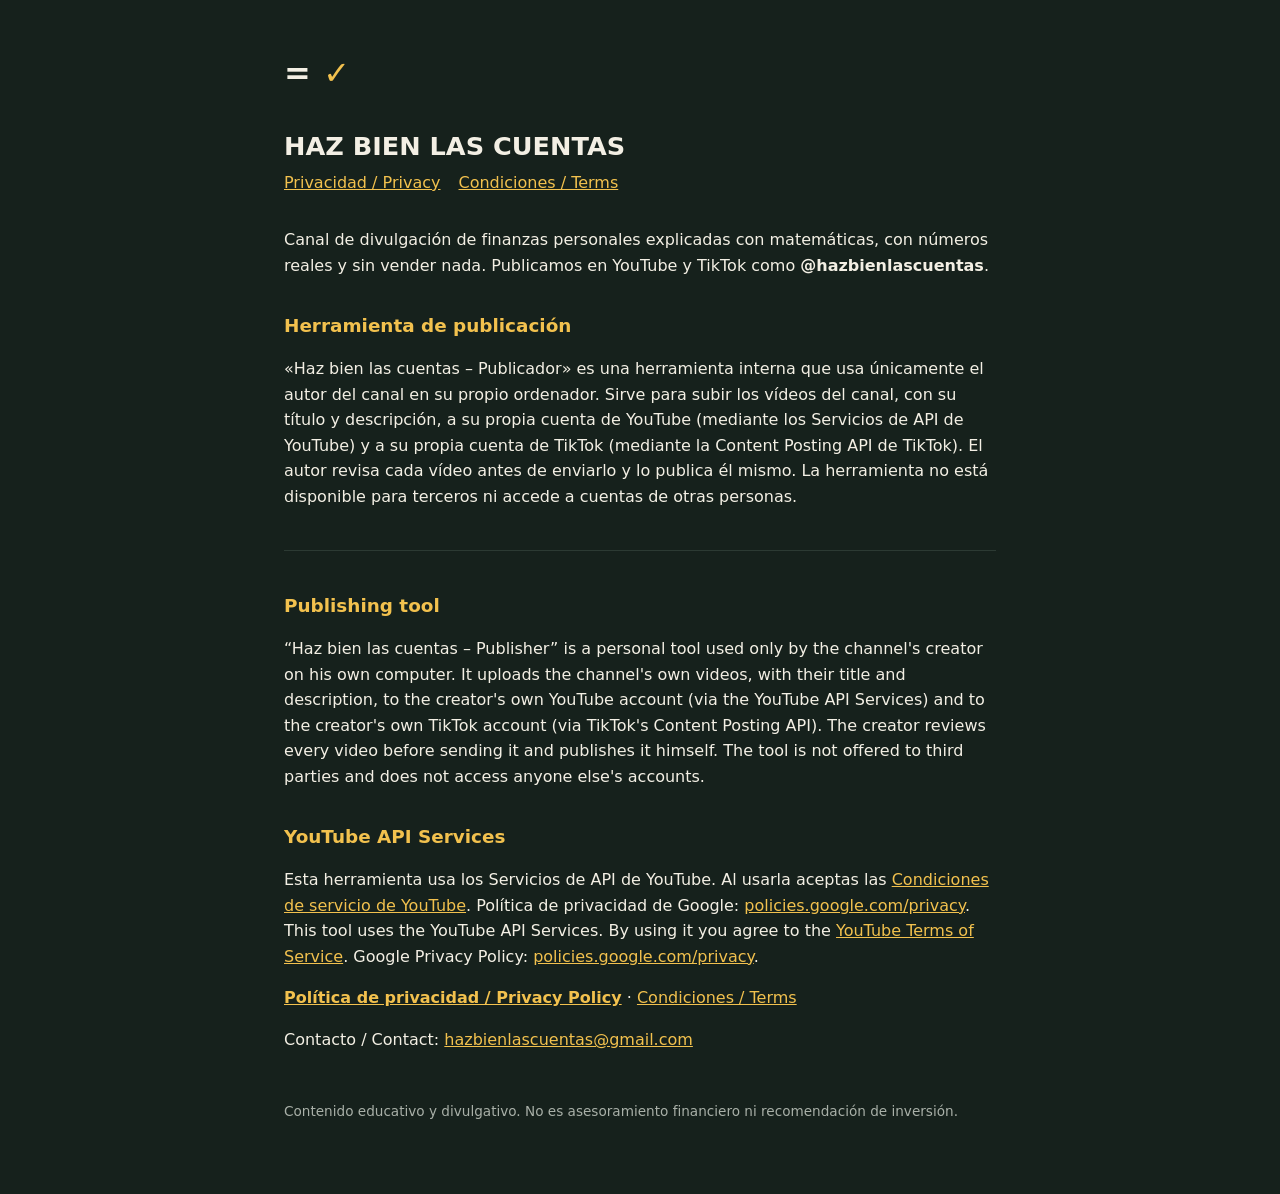
<file: index.html>
<!DOCTYPE html>
<html lang="es">
<head>
<meta charset="utf-8">
<meta name="viewport" content="width=device-width, initial-scale=1">
<title>Haz bien las cuentas</title>
<meta name="description" content="Finanzas personales explicadas con matemáticas. Personal finance explained with maths.">
<link rel="stylesheet" href="estilo.css">
</head>
<body>
<main>
<header><span class="marca">= <span class="tic">✓</span></span></header>
<h1>Haz bien las cuentas</h1>
<nav><a href="privacidad.html">Privacidad / Privacy</a><a href="condiciones.html">Condiciones / Terms</a></nav>

<p>Canal de divulgación de finanzas personales explicadas con matemáticas, con números reales y sin vender nada. Publicamos en YouTube y TikTok como <strong>@hazbienlascuentas</strong>.</p>

<h2>Herramienta de publicación</h2>
<p>«Haz bien las cuentas – Publicador» es una herramienta interna que usa únicamente el autor del canal en su propio ordenador. Sirve para subir los vídeos del canal, con su título y descripción, a su propia cuenta de YouTube (mediante los Servicios de API de YouTube) y a su propia cuenta de TikTok (mediante la Content Posting API de TikTok). El autor revisa cada vídeo antes de enviarlo y lo publica él mismo. La herramienta no está disponible para terceros ni accede a cuentas de otras personas.</p>

<hr>

<h2>Publishing tool</h2>
<p>“Haz bien las cuentas – Publisher” is a personal tool used only by the channel's creator on his own computer. It uploads the channel's own videos, with their title and description, to the creator's own YouTube account (via the YouTube API Services) and to the creator's own TikTok account (via TikTok's Content Posting API). The creator reviews every video before sending it and publishes it himself. The tool is not offered to third parties and does not access anyone else's accounts.</p>

<h2>YouTube API Services</h2>
<p>Esta herramienta usa los Servicios de API de YouTube. Al usarla aceptas las <a href="https://www.youtube.com/t/terms">Condiciones de servicio de YouTube</a>. Política de privacidad de Google: <a href="https://policies.google.com/privacy">policies.google.com/privacy</a>.<br>
This tool uses the YouTube API Services. By using it you agree to the <a href="https://www.youtube.com/t/terms">YouTube Terms of Service</a>. Google Privacy Policy: <a href="https://policies.google.com/privacy">policies.google.com/privacy</a>.</p>
<p><a href="privacidad.html"><strong>Política de privacidad / Privacy Policy</strong></a> · <a href="condiciones.html">Condiciones / Terms</a></p>

<p>Contacto / Contact: <a href="mailto:hazbienlascuentas@gmail.com">hazbienlascuentas@gmail.com</a></p>

<footer>Contenido educativo y divulgativo. No es asesoramiento financiero ni recomendación de inversión.</footer>
</main>
</body>
</html>
</file>
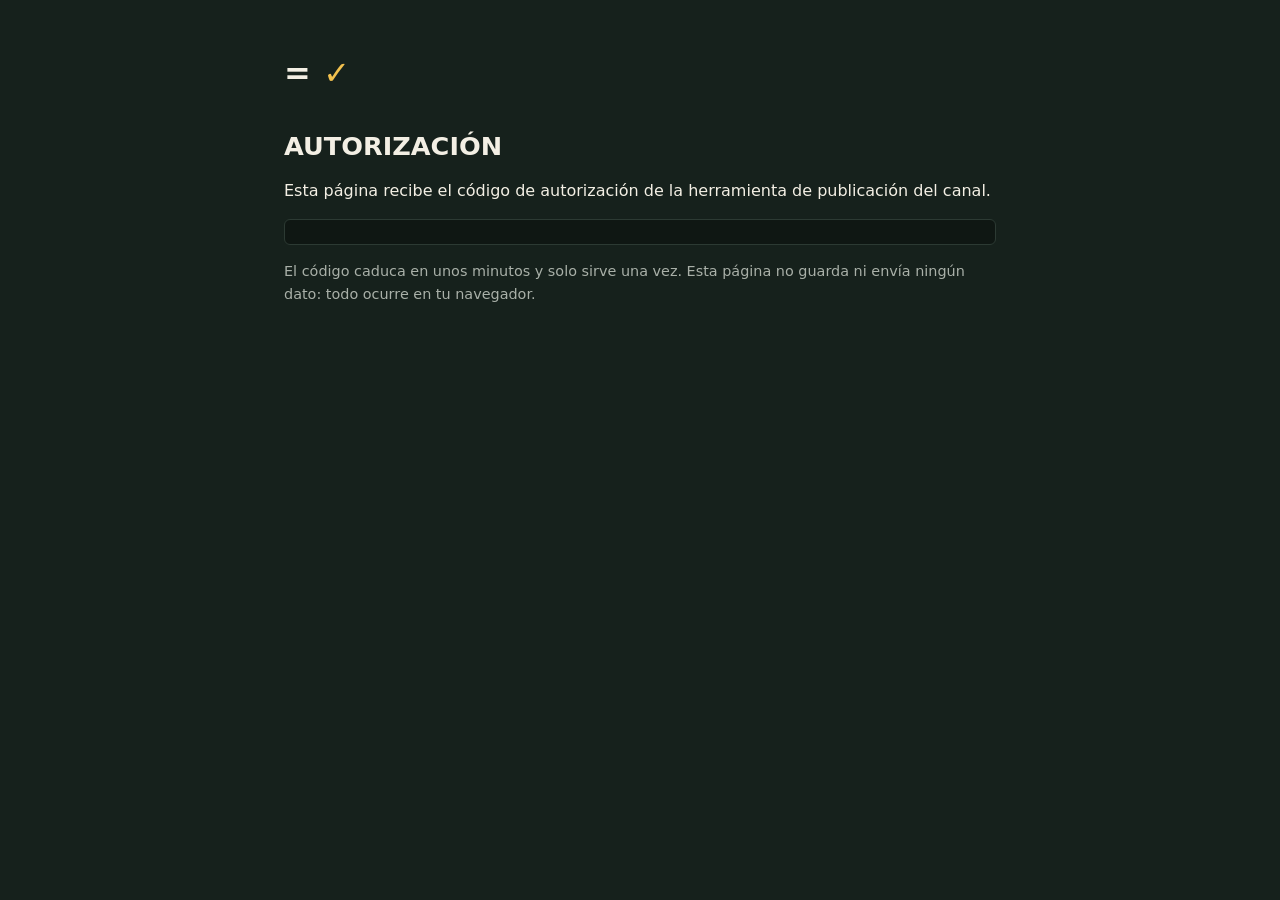
<file: callback.html>
<!DOCTYPE html>
<html lang="es">
<head>
<meta charset="utf-8">
<meta name="viewport" content="width=device-width, initial-scale=1">
<meta name="robots" content="noindex">
<title>Autorización – Haz bien las cuentas</title>
<link rel="stylesheet" href="estilo.css">
<style>
#codigo{display:block;width:100%;padding:12px;margin:12px 0;background:#0f1713;color:var(--tiza);border:1px solid #2c3a33;border-radius:6px;font-family:Consolas,monospace;font-size:.95rem;word-break:break-all}
button{background:var(--amarillo);color:var(--pizarra);border:0;border-radius:6px;padding:10px 18px;font-weight:700;cursor:pointer}
</style>
</head>
<body>
<main>
<header><span class="marca">= <span class="tic">✓</span></span></header>
<h1 id="titulo">Autorización</h1>
<p id="texto">Esta página recibe el código de autorización de la herramienta de publicación del canal.</p>
<code id="codigo" hidden></code>
<button id="copiar" hidden>Copiar código</button>
<p class="nota">El código caduca en unos minutos y solo sirve una vez. Esta página no guarda ni envía ningún dato: todo ocurre en tu navegador.</p>
</main>
<script>
const p = new URLSearchParams(location.search);
const codigo = p.get("code"), error = p.get("error");
const t = document.getElementById("titulo"), x = document.getElementById("texto");
if (codigo) {
  t.textContent = "Autorizado";
  x.textContent = "Copia este código y pégalo en la terminal donde se está ejecutando publicar.py.";
  const c = document.getElementById("codigo"), b = document.getElementById("copiar");
  c.textContent = codigo; c.hidden = false; b.hidden = false;
  b.onclick = () => { navigator.clipboard.writeText(codigo).then(() => b.textContent = "Copiado ✓"); };
} else if (error) {
  t.textContent = "No autorizado";
  x.textContent = "TikTok ha devuelto un error: " + error + ". Vuelve a ejecutar publicar.py e inténtalo de nuevo.";
}
</script>
</body>
</html>
</file>
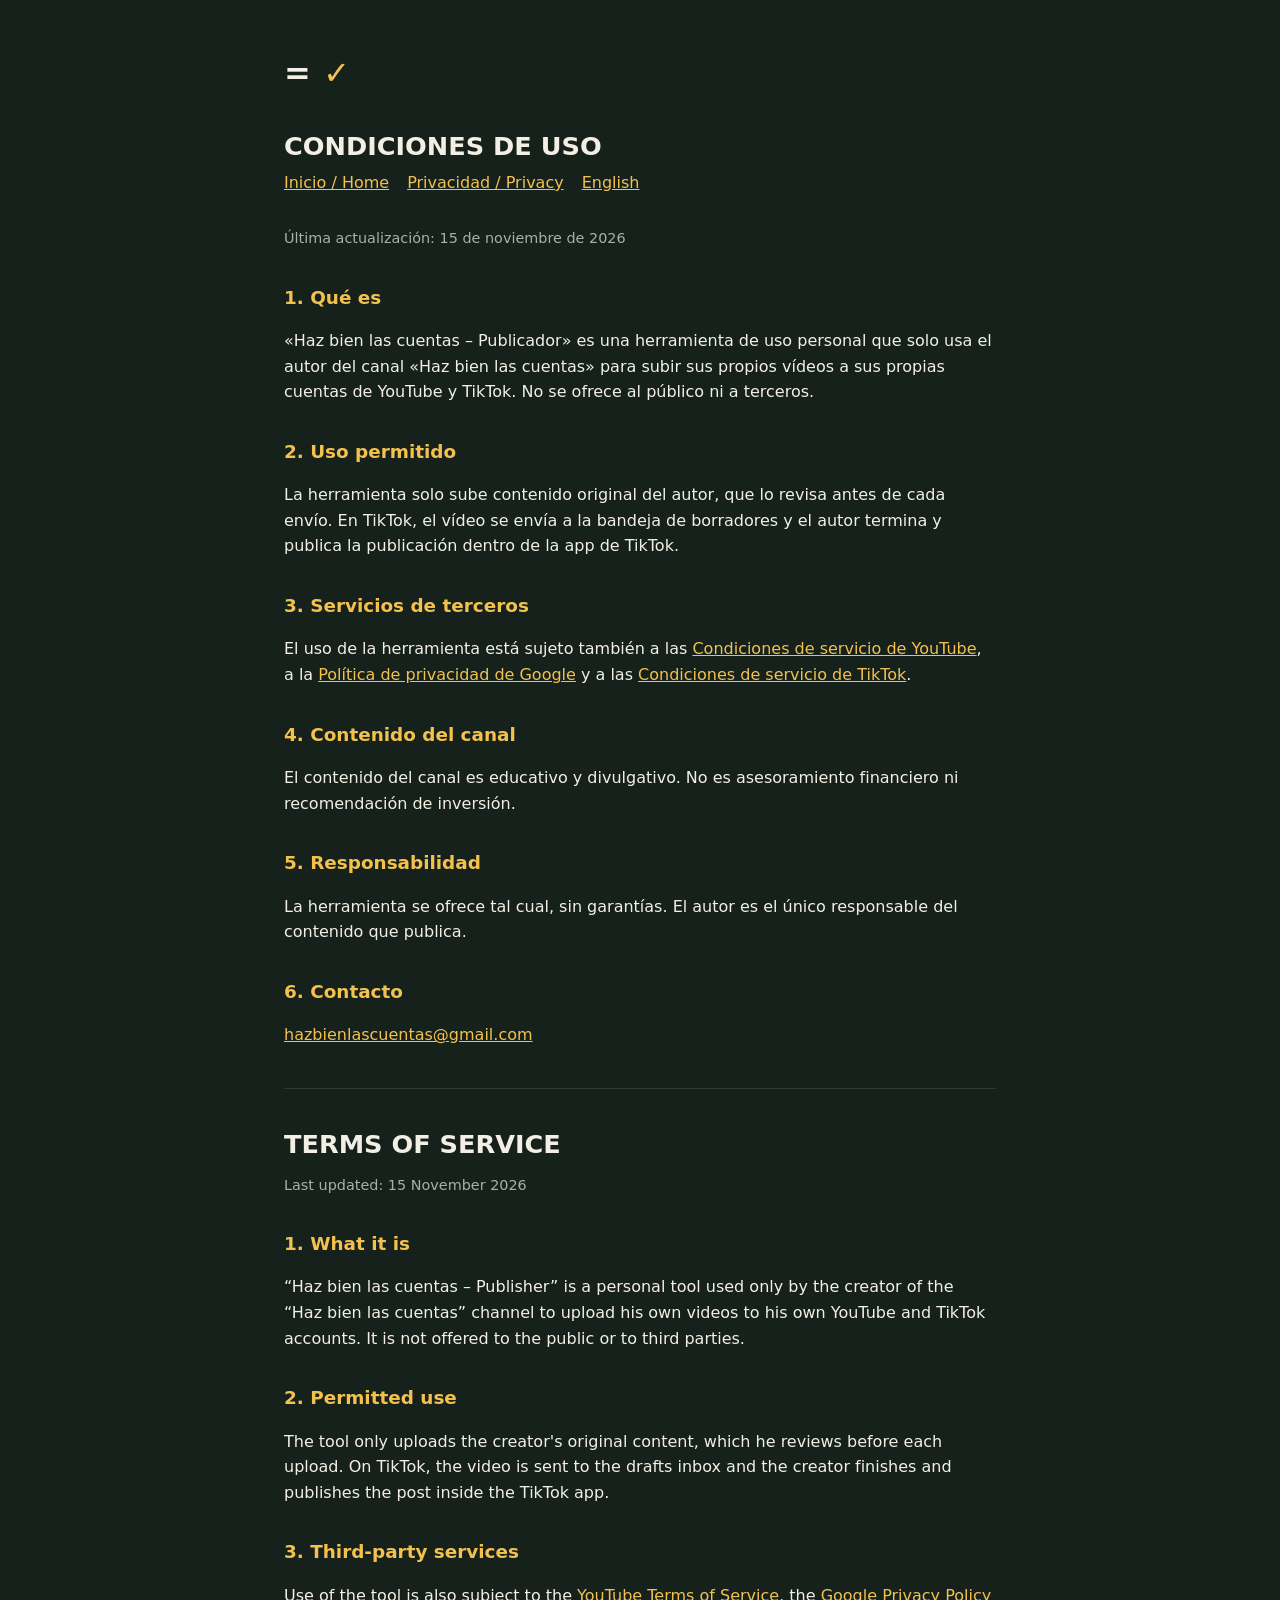
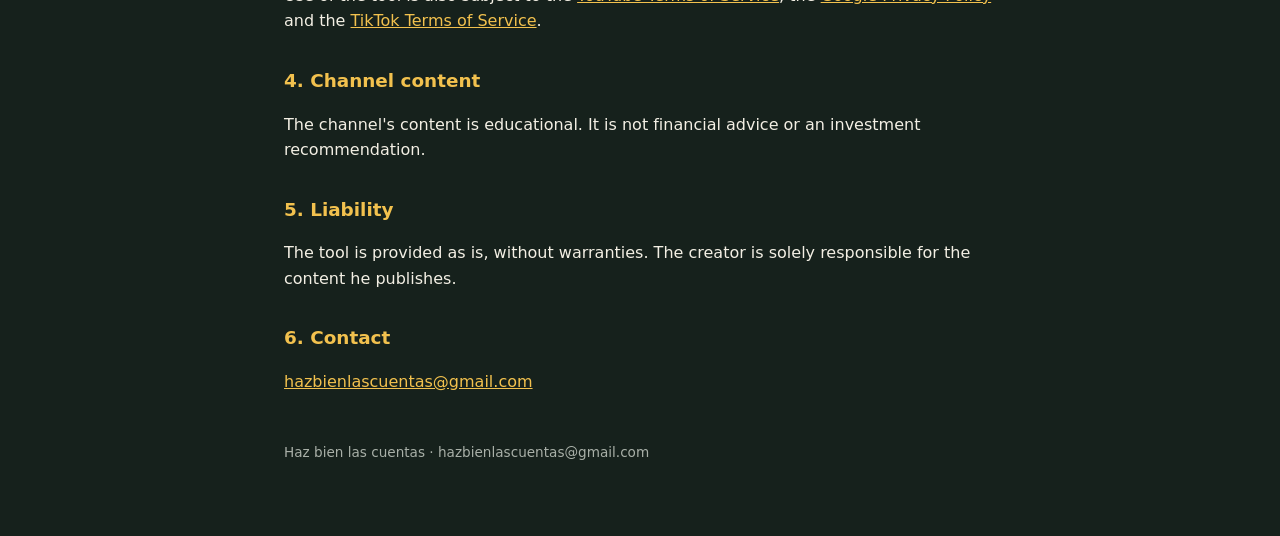
<file: condiciones.html>
<!DOCTYPE html>
<html lang="es">
<head>
<meta charset="utf-8">
<meta name="viewport" content="width=device-width, initial-scale=1">
<title>Condiciones de uso – Haz bien las cuentas</title>
<link rel="stylesheet" href="estilo.css">
</head>
<body>
<main>
<header><span class="marca">= <span class="tic">✓</span></span></header>
<h1>Condiciones de uso</h1>
<nav><a href="index.html">Inicio / Home</a><a href="privacidad.html">Privacidad / Privacy</a><a href="#en">English</a></nav>
<p class="nota">Última actualización: 15 de noviembre de 2026</p>

<h2>1. Qué es</h2>
<p>«Haz bien las cuentas – Publicador» es una herramienta de uso personal que solo usa el autor del canal «Haz bien las cuentas» para subir sus propios vídeos a sus propias cuentas de YouTube y TikTok. No se ofrece al público ni a terceros.</p>

<h2>2. Uso permitido</h2>
<p>La herramienta solo sube contenido original del autor, que lo revisa antes de cada envío. En TikTok, el vídeo se envía a la bandeja de borradores y el autor termina y publica la publicación dentro de la app de TikTok.</p>

<h2>3. Servicios de terceros</h2>
<p>El uso de la herramienta está sujeto también a las <a href="https://www.youtube.com/t/terms">Condiciones de servicio de YouTube</a>, a la <a href="https://policies.google.com/privacy">Política de privacidad de Google</a> y a las <a href="https://www.tiktok.com/legal/terms-of-service">Condiciones de servicio de TikTok</a>.</p>

<h2>4. Contenido del canal</h2>
<p>El contenido del canal es educativo y divulgativo. No es asesoramiento financiero ni recomendación de inversión.</p>

<h2>5. Responsabilidad</h2>
<p>La herramienta se ofrece tal cual, sin garantías. El autor es el único responsable del contenido que publica.</p>

<h2>6. Contacto</h2>
<p><a href="mailto:hazbienlascuentas@gmail.com">hazbienlascuentas@gmail.com</a></p>

<hr id="en">

<h1>Terms of Service</h1>
<p class="nota">Last updated: 15 November 2026</p>

<h2>1. What it is</h2>
<p>“Haz bien las cuentas – Publisher” is a personal tool used only by the creator of the “Haz bien las cuentas” channel to upload his own videos to his own YouTube and TikTok accounts. It is not offered to the public or to third parties.</p>

<h2>2. Permitted use</h2>
<p>The tool only uploads the creator's original content, which he reviews before each upload. On TikTok, the video is sent to the drafts inbox and the creator finishes and publishes the post inside the TikTok app.</p>

<h2>3. Third-party services</h2>
<p>Use of the tool is also subject to the <a href="https://www.youtube.com/t/terms">YouTube Terms of Service</a>, the <a href="https://policies.google.com/privacy">Google Privacy Policy</a> and the <a href="https://www.tiktok.com/legal/terms-of-service">TikTok Terms of Service</a>.</p>

<h2>4. Channel content</h2>
<p>The channel's content is educational. It is not financial advice or an investment recommendation.</p>

<h2>5. Liability</h2>
<p>The tool is provided as is, without warranties. The creator is solely responsible for the content he publishes.</p>

<h2>6. Contact</h2>
<p><a href="mailto:hazbienlascuentas@gmail.com">hazbienlascuentas@gmail.com</a></p>

<footer>Haz bien las cuentas · hazbienlascuentas@gmail.com</footer>
</main>
</body>
</html>
</file>
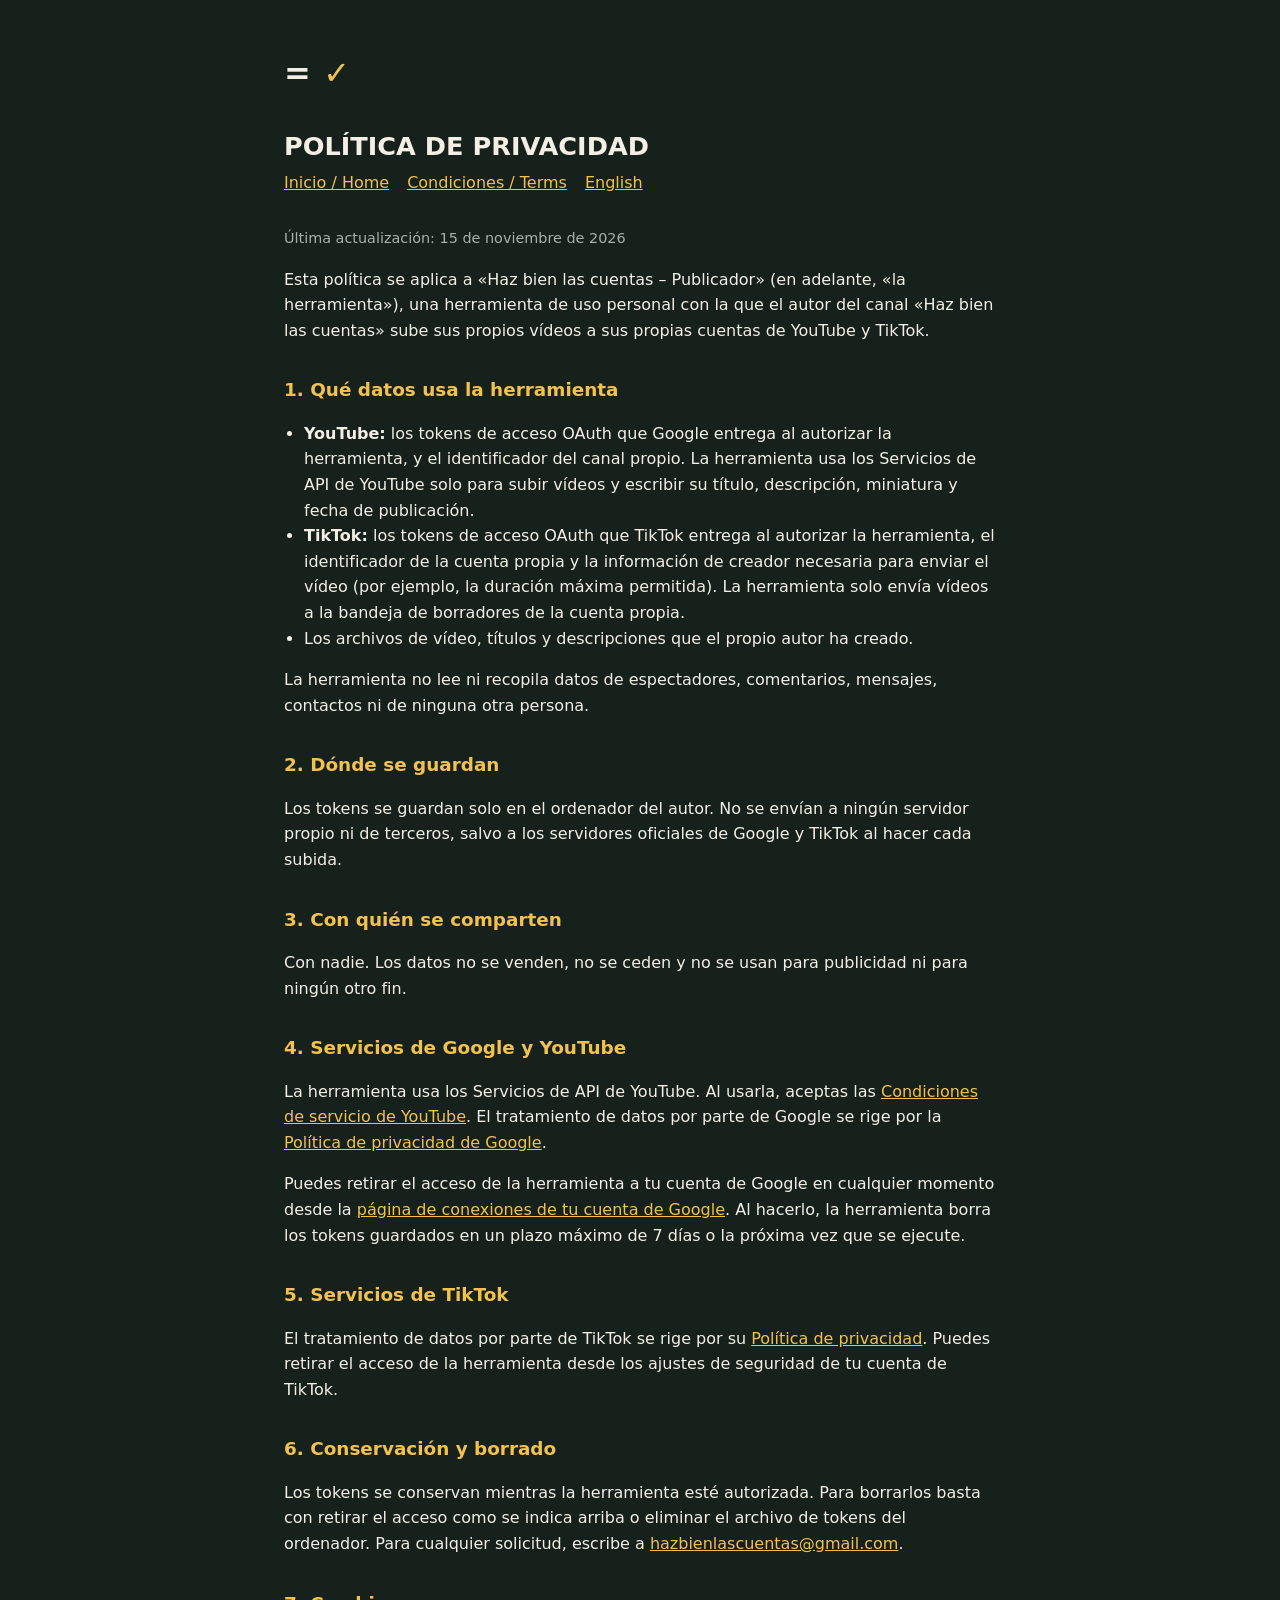
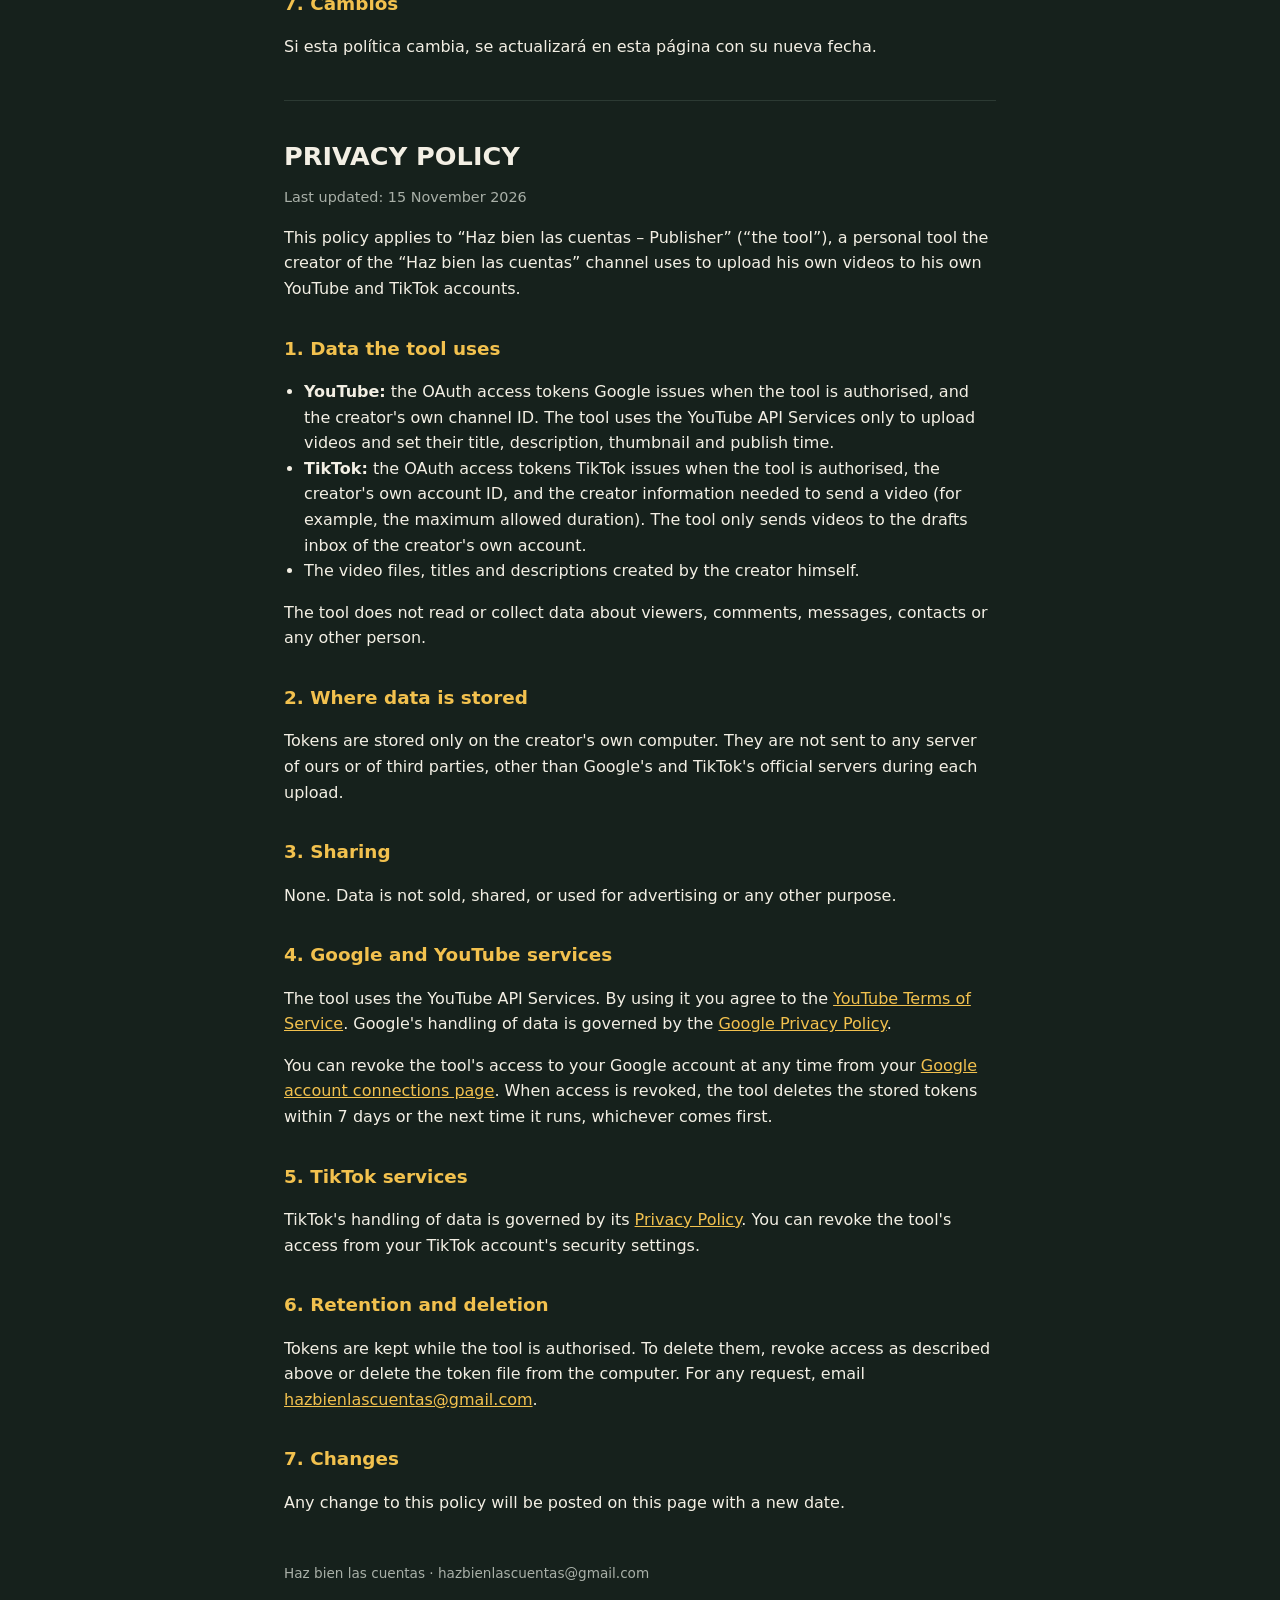
<file: privacidad.html>
<!DOCTYPE html>
<html lang="es">
<head>
<meta charset="utf-8">
<meta name="viewport" content="width=device-width, initial-scale=1">
<title>Política de privacidad – Haz bien las cuentas</title>
<link rel="stylesheet" href="estilo.css">
</head>
<body>
<main>
<header><span class="marca">= <span class="tic">✓</span></span></header>
<h1>Política de privacidad</h1>
<nav><a href="index.html">Inicio / Home</a><a href="condiciones.html">Condiciones / Terms</a><a href="#en">English</a></nav>
<p class="nota">Última actualización: 15 de noviembre de 2026</p>

<p>Esta política se aplica a «Haz bien las cuentas – Publicador» (en adelante, «la herramienta»), una herramienta de uso personal con la que el autor del canal «Haz bien las cuentas» sube sus propios vídeos a sus propias cuentas de YouTube y TikTok.</p>

<h2>1. Qué datos usa la herramienta</h2>
<ul>
<li><strong>YouTube:</strong> los tokens de acceso OAuth que Google entrega al autorizar la herramienta, y el identificador del canal propio. La herramienta usa los Servicios de API de YouTube solo para subir vídeos y escribir su título, descripción, miniatura y fecha de publicación.</li>
<li><strong>TikTok:</strong> los tokens de acceso OAuth que TikTok entrega al autorizar la herramienta, el identificador de la cuenta propia y la información de creador necesaria para enviar el vídeo (por ejemplo, la duración máxima permitida). La herramienta solo envía vídeos a la bandeja de borradores de la cuenta propia.</li>
<li>Los archivos de vídeo, títulos y descripciones que el propio autor ha creado.</li>
</ul>
<p>La herramienta no lee ni recopila datos de espectadores, comentarios, mensajes, contactos ni de ninguna otra persona.</p>

<h2>2. Dónde se guardan</h2>
<p>Los tokens se guardan solo en el ordenador del autor. No se envían a ningún servidor propio ni de terceros, salvo a los servidores oficiales de Google y TikTok al hacer cada subida.</p>

<h2>3. Con quién se comparten</h2>
<p>Con nadie. Los datos no se venden, no se ceden y no se usan para publicidad ni para ningún otro fin.</p>

<h2>4. Servicios de Google y YouTube</h2>
<p>La herramienta usa los Servicios de API de YouTube. Al usarla, aceptas las <a href="https://www.youtube.com/t/terms">Condiciones de servicio de YouTube</a>. El tratamiento de datos por parte de Google se rige por la <a href="https://policies.google.com/privacy">Política de privacidad de Google</a>.</p>
<p>Puedes retirar el acceso de la herramienta a tu cuenta de Google en cualquier momento desde la <a href="https://myaccount.google.com/connections">página de conexiones de tu cuenta de Google</a>. Al hacerlo, la herramienta borra los tokens guardados en un plazo máximo de 7 días o la próxima vez que se ejecute.</p>

<h2>5. Servicios de TikTok</h2>
<p>El tratamiento de datos por parte de TikTok se rige por su <a href="https://www.tiktok.com/legal/privacy-policy">Política de privacidad</a>. Puedes retirar el acceso de la herramienta desde los ajustes de seguridad de tu cuenta de TikTok.</p>

<h2>6. Conservación y borrado</h2>
<p>Los tokens se conservan mientras la herramienta esté autorizada. Para borrarlos basta con retirar el acceso como se indica arriba o eliminar el archivo de tokens del ordenador. Para cualquier solicitud, escribe a <a href="mailto:hazbienlascuentas@gmail.com">hazbienlascuentas@gmail.com</a>.</p>

<h2>7. Cambios</h2>
<p>Si esta política cambia, se actualizará en esta página con su nueva fecha.</p>

<hr id="en">

<h1>Privacy Policy</h1>
<p class="nota">Last updated: 15 November 2026</p>

<p>This policy applies to “Haz bien las cuentas – Publisher” (“the tool”), a personal tool the creator of the “Haz bien las cuentas” channel uses to upload his own videos to his own YouTube and TikTok accounts.</p>

<h2>1. Data the tool uses</h2>
<ul>
<li><strong>YouTube:</strong> the OAuth access tokens Google issues when the tool is authorised, and the creator's own channel ID. The tool uses the YouTube API Services only to upload videos and set their title, description, thumbnail and publish time.</li>
<li><strong>TikTok:</strong> the OAuth access tokens TikTok issues when the tool is authorised, the creator's own account ID, and the creator information needed to send a video (for example, the maximum allowed duration). The tool only sends videos to the drafts inbox of the creator's own account.</li>
<li>The video files, titles and descriptions created by the creator himself.</li>
</ul>
<p>The tool does not read or collect data about viewers, comments, messages, contacts or any other person.</p>

<h2>2. Where data is stored</h2>
<p>Tokens are stored only on the creator's own computer. They are not sent to any server of ours or of third parties, other than Google's and TikTok's official servers during each upload.</p>

<h2>3. Sharing</h2>
<p>None. Data is not sold, shared, or used for advertising or any other purpose.</p>

<h2>4. Google and YouTube services</h2>
<p>The tool uses the YouTube API Services. By using it you agree to the <a href="https://www.youtube.com/t/terms">YouTube Terms of Service</a>. Google's handling of data is governed by the <a href="https://policies.google.com/privacy">Google Privacy Policy</a>.</p>
<p>You can revoke the tool's access to your Google account at any time from your <a href="https://myaccount.google.com/connections">Google account connections page</a>. When access is revoked, the tool deletes the stored tokens within 7 days or the next time it runs, whichever comes first.</p>

<h2>5. TikTok services</h2>
<p>TikTok's handling of data is governed by its <a href="https://www.tiktok.com/legal/privacy-policy">Privacy Policy</a>. You can revoke the tool's access from your TikTok account's security settings.</p>

<h2>6. Retention and deletion</h2>
<p>Tokens are kept while the tool is authorised. To delete them, revoke access as described above or delete the token file from the computer. For any request, email <a href="mailto:hazbienlascuentas@gmail.com">hazbienlascuentas@gmail.com</a>.</p>

<h2>7. Changes</h2>
<p>Any change to this policy will be posted on this page with a new date.</p>

<footer>Haz bien las cuentas · hazbienlascuentas@gmail.com</footer>
</main>
</body>
</html>
</file>
<file: estilo.css>
:root{--pizarra:#16211C;--tiza:#F3EFE4;--amarillo:#F2C14E;--gris:#A9B0A8}
*{box-sizing:border-box}
body{margin:0;background:var(--pizarra);color:var(--tiza);font-family:Inter,system-ui,-apple-system,"Segoe UI",sans-serif;line-height:1.6}
main{max-width:760px;margin:0 auto;padding:48px 24px 72px}
header{display:flex;align-items:center;gap:14px;margin-bottom:32px}
.marca{font-weight:800;font-size:2rem;letter-spacing:.02em}
.marca .tic{color:var(--amarillo)}
h1{font-weight:800;text-transform:uppercase;font-size:1.6rem;line-height:1.2;margin:0 0 8px}
h2{color:var(--amarillo);font-size:1.15rem;margin:32px 0 8px}
a{color:var(--amarillo)}
nav{margin:8px 0 32px;display:flex;gap:18px;flex-wrap:wrap}
.nota{color:var(--gris);font-size:.9rem}
hr{border:0;border-top:1px solid #2c3a33;margin:40px 0}
ul{padding-left:20px}
footer{margin-top:48px;color:var(--gris);font-size:.85rem}
</file>
